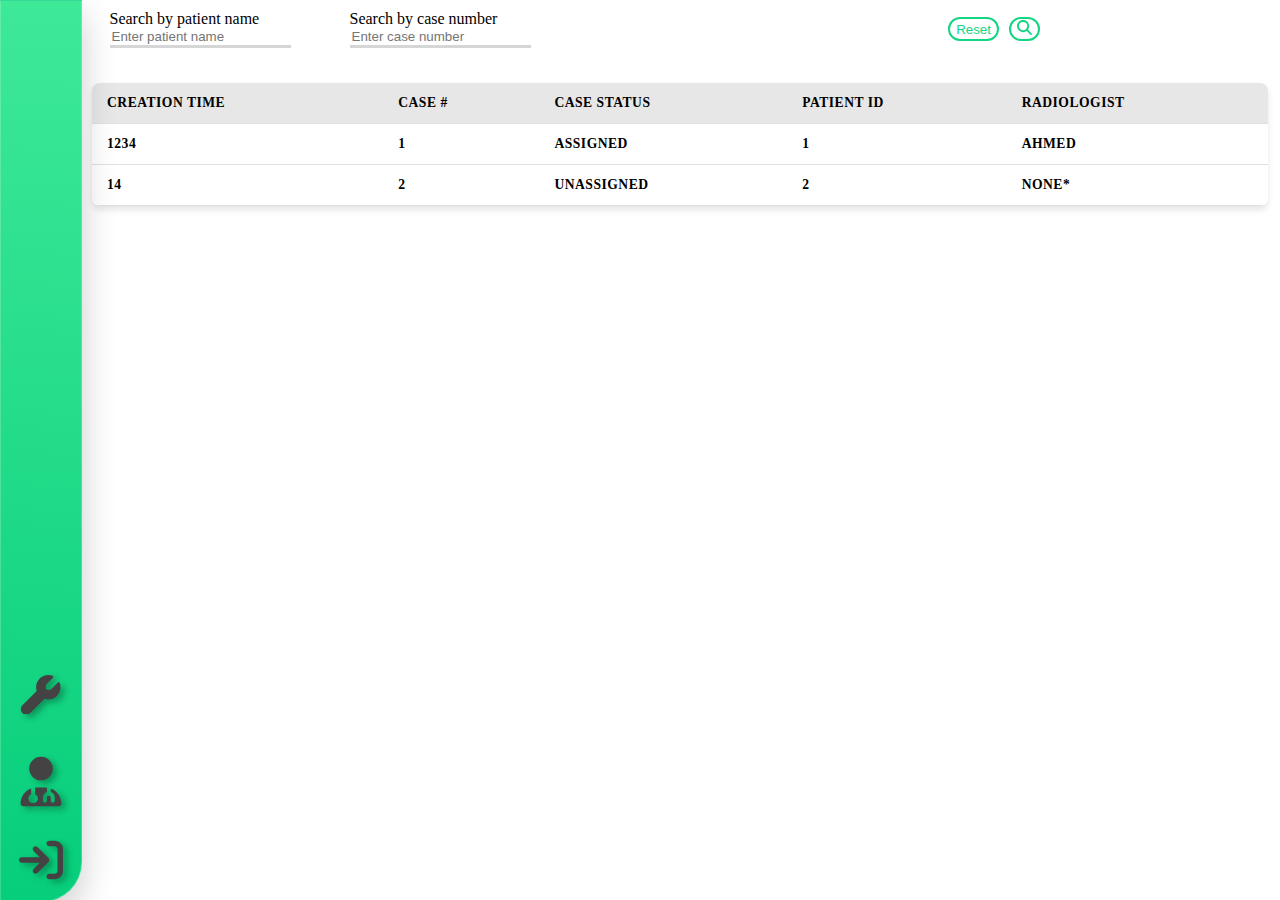
<file: html/index.html>
<!DOCTYPE html>
<html lang="en">
<head>
    <meta charset="UTF-8">
    <meta name="viewport" content="width=device-width, initial-scale=1.0">
    <link rel="stylesheet" href="/css/index.css">
    <title>Document</title>
</head>
<body>
   
    <header>
        <nav>
                <li>
                    <a href="#settings">
                        <svg xmlns="http://www.w3.org/2000/svg" viewBox="0 0 576 512"><!--! Font Awesome Free 7.1.0 by @fontawesome - https://fontawesome.com License - https://fontawesome.com/license/free (Icons: CC BY 4.0, Fonts: SIL OFL 1.1, Code: MIT License) Copyright 2025 Fonticons, Inc. --><path fill="currentColor" d="M509.4 98.6c7.6-7.6 20.3-5.7 24.1 4.3 6.8 17.7 10.5 37 10.5 57.1 0 88.4-71.6 160-160 160-17.5 0-34.4-2.8-50.2-8L146.9 498.9c-28.1 28.1-73.7 28.1-101.8 0s-28.1-73.7 0-101.8L232 210.2c-5.2-15.8-8-32.6-8-50.2 0-88.4 71.6-160 160-160 20.1 0 39.4 3.7 57.1 10.5 10 3.8 11.8 16.5 4.3 24.1l-88.7 88.7c-3 3-4.7 7.1-4.7 11.3l0 41.4c0 8.8 7.2 16 16 16l41.4 0c4.2 0 8.3-1.7 11.3-4.7l88.7-88.7z"/></svg>
                    </a>
                </li>
                <li>
                    <a href="#docProfile">
                        <svg xmlns="http://www.w3.org/2000/svg" viewBox="0 0 448 512"><path fill="currentcolor" d="M224 8a120 120 0 1 0 0 240 120 120 0 1 0 0-240zm60 312.8c-5.4-.5-11-.8-16.6-.8l-86.9 0c-5.6 0-11.1 .3-16.6 .8l0 67.5c16.5 7.6 28 24.3 28 43.6 0 26.5-21.5 48-48 48s-48-21.5-48-48c0-19.4 11.5-36.1 28-43.6l0-58.4C61 353 16 413.6 16 484.6 16 499.7 28.3 512 43.4 512l361.1 0c15.1 0 27.4-12.3 27.4-27.4 0-71-45-131.5-108-154.6l0 37.4c23.3 8.2 40 30.5 40 56.6l0 32c0 11-9 20-20 20s-20-9-20-20l0-32c0-11-9-20-20-20s-20 9-20 20l0 32c0 11-9 20-20 20s-20-9-20-20l0-32c0-26.1 16.7-48.3 40-56.6l0-46.6z"/></svg>
                    </a>
                </li>
                <li>
                    <a href="#expand">
                        <svg xmlns="http://www.w3.org/2000/svg" viewBox="0 0 512 512"><!--! Font Awesome Free 7.1.0 by @fontawesome - https://fontawesome.com License - https://fontawesome.com/license/free (Icons: CC BY 4.0, Fonts: SIL OFL 1.1, Code: MIT License) Copyright 2025 Fonticons, Inc. --><path fill="currentColor" d="M352 96l64 0c17.7 0 32 14.3 32 32l0 256c0 17.7-14.3 32-32 32l-64 0c-17.7 0-32 14.3-32 32s14.3 32 32 32l64 0c53 0 96-43 96-96l0-256c0-53-43-96-96-96l-64 0c-17.7 0-32 14.3-32 32s14.3 32 32 32zm-9.4 182.6c12.5-12.5 12.5-32.8 0-45.3l-128-128c-12.5-12.5-32.8-12.5-45.3 0s-12.5 32.8 0 45.3L242.7 224 32 224c-17.7 0-32 14.3-32 32s14.3 32 32 32l210.7 0-73.4 73.4c-12.5 12.5-12.5 32.8 0 45.3s32.8 12.5 45.3 0l128-128z"/></svg>
                    </a>
                </li>
        
        </nav>
    </header>
    

    <main>
        <div class="search-box">
            <div class="search-inputs">
                <div class="input-group">
                    <label for="patient_name">Search by patient name</label>
                    <input type="text" name="patient_name" placeholder="Enter patient name" id="patient_name">
                </div>
                <div class="input-group">
                    <label for="case_number">Search by case number</label>
                    <input type="text" name="case_number" placeholder="Enter case number" id="case_number">
                </div>
            </div>
            <div class="search-btn">
                <button id="btn-reset">Reset</button>
                <button id="btn-search"><svg xmlns="http://www.w3.org/2000/svg" viewBox="0 0 512 512"><path fill="currentColor" d="M416 208c0 45.9-14.9 88.3-40 122.7L502.6 457.4c12.5 12.5 12.5 32.8 0 45.3s-32.8 12.5-45.3 0L330.7 376C296.3 401.1 253.9 416 208 416 93.1 416 0 322.9 0 208S93.1 0 208 0 416 93.1 416 208zM208 352a144 144 0 1 0 0-288 144 144 0 1 0 0 288z"/></svg> </button>
            </div>
           
        </div>
        <section class="table-container">
            <table id="nestedTable">
                <thead>
                    <tr class="parent-row">
                        <th>Creation Time</th>
                        <th>Case #</th>
                        <th>Case Status</th>
                        <th>Patient ID</th>
                        <th>Radiologist</th>
                    </tr>
                </thead>
                <tbody id="tableBody">
                    <tr>
                        <th>1234</th>
                        <th>1</th>
                        <th>assigned</th>
                        <th>1</th>
                        <th>Ahmed</th>
                    </tr>
                    <tr>
                        <th>14</th>
                        <th>2</th>
                        <th>Unassigned</th>
                        <th>2</th>
                        <th>None*</th>
                    </tr>
                </tbody>
            </table>
        </section>
    </main>
</body>

</html>
</file>
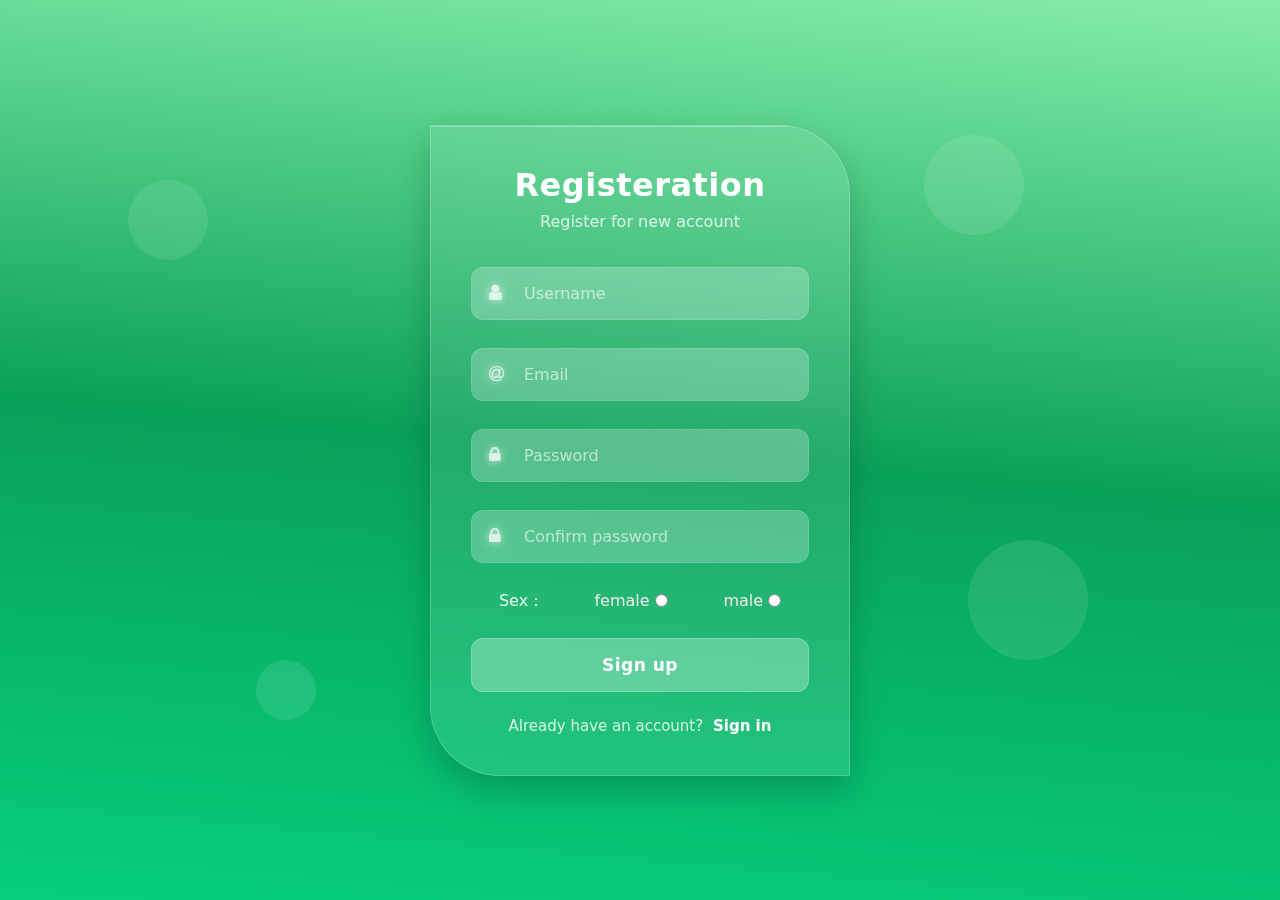
<file: html/register.html>
<!DOCTYPE html>
<html lang="en">
<head>
    <meta charset="UTF-8">
    <meta name="viewport" content="width=device-width, initial-scale=1.0">
    <link rel="stylesheet" href="https://cdnjs.cloudflare.com/ajax/libs/font-awesome/4.7.0/css/font-awesome.min.css">
    <title>Form</title>
</head>
<body>
      <!-- Background shapes -->
    <div class="bg-shapes">
        <div class="shape"></div>
        <div class="shape"></div>
        <div class="shape"></div>
        <div class="shape"></div>
    </div>

    <!-- Glassmorphism login form -->
    <div class="glass-container">
        <div class="login-header">
            <h1>Registeration</h1>
            <p>Register for new account </p>
        </div>

        <form id="registerForm">
            <div class="input-group">
                <i class="fa fa-user"></i>
                <input type="text" placeholder="Username" id="username" required>
            </div>

            <div class="input-group">
                <i class="fa fa-at"></i>
                <input type="text" placeholder="Email" id="email" required>
            </div>

            <div class="input-group">
                <i class="fa fa-lock"></i>
                <input type="password" placeholder="Password" id="password" required>
            </div>

            <div class="input-group">
                <i class="fa fa-lock"></i>
                <input type="password" placeholder="Confirm password" id="confirm-password" required>
            </div>

            
            <div class="radio " >
                <p id="sex">Sex :</p>
                <div>
                female
                <input type="radio"  id="female" name="user_sex" value="female" >
                </div>
                <div>
                male
                <input type="radio"  id="male" name="user_sex" value="male" >      
                </div>
            </div>
            

            

            <button type="submit" class="login-btn">Sign up</button>

        
            

            <p class="register-link">
                Already have an account?
                <a href="#">Sign in</a>
            </p>
        </form>
    </div>

    <!-- Browser compatibility notice -->
    <div class="browser-notice" id="browserNotice">
        For the best experience, please use a modern browser that supports backdrop-filter.
    </div>

    
</body>
<style>
            * {
            margin: 0;
            padding: 0;
            box-sizing: border-box;
            font-family: 'Segoe UI', system-ui, sans-serif;
        }

        body {
            min-height: 100vh;
            display: flex;
            justify-content: center;
            align-items: center;
            background: linear-gradient(5deg, #06ce7b, #0aa159, #85eea9);
            padding: 20px;
            position: relative;
            overflow-x: hidden;
        }

        /* Animated background elements */
        .bg-shapes {
            position: absolute;
            top: 0;
            left: 0;
            width: 100%;
            height: 100%;
            overflow: hidden;
            z-index: 1;
        }

        .shape {
            position: absolute;
            border-radius: 50%;
            background: rgba(255, 255, 255, 0.1);
            backdrop-filter: blur(5px);
            -webkit-backdrop-filter: blur(5px);
        }

        .shape:nth-child(1) {
            width: 80px;
            height: 80px;
            top: 20%;
            left: 10%;
            animation: float 15s infinite ease-in-out;
        }

        .shape:nth-child(2) {
            width: 120px;
            height: 120px;
            top: 60%;
            right: 15%;
            animation: float 18s infinite ease-in-out reverse;
        }

        .shape:nth-child(3) {
            width: 60px;
            height: 60px;
            bottom: 20%;
            left: 20%;
            animation: float 12s infinite ease-in-out;
        }

        .shape:nth-child(4) {
            width: 100px;
            height: 100px;
            top: 15%;
            right: 20%;
            animation: float 20s infinite ease-in-out reverse;
        }

        @keyframes float {
            0%, 100% {
                transform: translateY(0) rotate(0deg);
            }
            50% {
                transform: translateY(-30px) rotate(10deg);
            }
        }

        /* Glassmorphism container */
        .glass-container {
            position: relative;
            z-index: 2;
            width: 100%;
            max-width: 420px;
            padding: 40px;
            border-radius: 24px;
            background: rgba(255, 255, 255, 0.1);
            backdrop-filter: blur(12px);
            -webkit-backdrop-filter: blur(12px);
            border: 1px solid rgba(255, 255, 255, 0.2);
            box-shadow: 0 15px 35px rgba(0, 0, 0, 0.2);
            overflow: hidden;
            border-radius: 0px 70px 0px 70px;
        }

        /* Fallback for browsers that don't support backdrop-filter */
        @supports not (backdrop-filter: blur(12px)) {
            .glass-container {
                background: rgba(255, 255, 255, 0.85);
            }
        }

        /* Inner glow effect */
        .glass-container::before {
            content: '';
            position: absolute;
            top: 0;
            left: 0;
            right: 0;
            height: 1px;
            background: rgba(255, 255, 255, 0.3);
            z-index: 1;
        }

        /* Form styling */
        .login-header {
            text-align: center;
            margin-bottom: 36px;
        }

        .login-header h1 {
            color: white;
            font-size: 32px;
            font-weight: 600;
            margin-bottom: 8px;
            letter-spacing: 0.5px;
        }

        .login-header p {
            color: rgba(255, 255, 255, 0.8);
            font-size: 16px;
        }

        .input-group {
            position: relative;
            margin-bottom: 28px;
        }

        .input-group i {
            position: absolute;
            left: 18px;
            top: 50%;
            transform: translateY(-50%);
            color: rgba(255, 255, 255, 0.7);
            font-size: 18px;
            transition: color 0.3s;
        }

        .input-group input {
            width: 100%;
            padding: 16px 20px 16px 52px;
            border: none;
            border-radius: 12px;
            background: rgba(255, 255, 255, 0.15);
            backdrop-filter: blur(5px);
            -webkit-backdrop-filter: blur(5px);
            color: white;
            font-size: 16px;
            transition: all 0.3s;
            border: 1px solid rgba(255, 255, 255, 0.1);
        }

        /* Fallback for input background */
        @supports not (backdrop-filter: blur(5px)) {
            .input-group input {
                background: rgba(255, 255, 255, 0.25);
            }
        }

        .input-group input::placeholder {
            color: rgba(255, 255, 255, 0.6);
        }

        .input-group input:focus {
            outline: none;
            background: rgba(255, 255, 255, 0.2);
            border: 1px solid rgba(255, 255, 255, 0.4);
            box-shadow: 0 0 0 3px rgba(255, 255, 255, 0.1);
        }

        .input-group input:focus + i {
            color: white;
        }

        .remember-forgot {
            display: flex;
            justify-content: space-between;
            align-items: center;
            margin-bottom: 30px;
            font-size: 14px;
        }
        .radio{
            display: flex;
            align-items: center;
            justify-content:space-around;
            gap: 0px;
            color: #f0e9e9;
            
            margin-bottom: 28px;

        }

        .radio > div{
                gap: 5px;
                display: flex;
                align-items: center;
        }
       

        
        p{color:  rgba(255, 255, 255, 0.9);}

        .remember {
            display: flex;
            align-items: center;
            color: rgba(255, 255, 255, 0.8);
        }

        .remember input {
            margin-right: 8px;
            accent-color: rgba(255, 255, 255, 0.7);
        }

        .forgot-link {
            color: rgba(255, 255, 255, 0.9);
            text-decoration: none;
            transition: color 0.3s;
        }

        .forgot-link:hover {
            color: white;
            text-decoration: underline;
        }

        .login-btn {
            width: 100%;
            padding: 16px;
            border: none;
            border-radius: 12px;
            background: rgba(255, 255, 255, 0.2);
            backdrop-filter: blur(5px);
            -webkit-backdrop-filter: blur(5px);
            color: white;
            font-size: 17px;
            font-weight: 600;
            letter-spacing: 0.5px;
            cursor: pointer;
            transition: all 0.3s;
            border: 1px solid rgba(255, 255, 255, 0.2);
            margin-bottom: 25px;
        }

        .login-btn:hover {
            background: rgba(255, 255, 255, 0.25);
            transform: translateY(-2px);
            box-shadow: 0 7px 15px rgba(0, 0, 0, 0.2);
        }

        .login-btn:active {
            transform: translateY(0);
        }

        .register-link {
            text-align: center;
            color: rgba(255, 255, 255, 0.8);
            font-size: 15px;
        }

        .register-link a {
            color: white;
            text-decoration: none;
            font-weight: 600;
            margin-left: 5px;
            transition: all 0.3s;
        }

        .register-link a:hover {
            text-decoration: underline;
        }

        .divider {
            display: flex;
            align-items: center;
            margin: 25px 0;
            color: rgba(255, 255, 255, 0.6);
        }

        .divider::before,
        .divider::after {
            content: "";
            flex: 1;
            border-bottom: 1px solid rgba(255, 255, 255, 0.2);
        }

        .divider span {
            padding: 0 15px;
            font-size: 14px;
        }

        .social-login {
            display: flex;
            justify-content: center;
            gap: 20px;
            margin-top: 20px;
        }

        .social-btn {
            width: 50px;
            height: 50px;
            border-radius: 50%;
            display: flex;
            align-items: center;
            justify-content: center;
            background: rgba(255, 255, 255, 0.15);
            backdrop-filter: blur(5px);
            -webkit-backdrop-filter: blur(5px);
            color: white;
            font-size: 20px;
            border: 1px solid rgba(255, 255, 255, 0.2);
            cursor: pointer;
            transition: all 0.3s;
        }

        .social-btn:hover {
            background: rgba(255, 255, 255, 0.25);
            transform: translateY(-3px);
        }


        /* Browser compatibility notice */
        .browser-notice {
            position: fixed;
            bottom: 20px;
            left: 50%;
            transform: translateX(-50%);
            background: rgba(0, 0, 0, 0.7);
            color: white;
            padding: 12px 20px;
            border-radius: 10px;
            font-size: 14px;
            text-align: center;
            z-index: 100;
            display: none;
            backdrop-filter: blur(5px);
            -webkit-backdrop-filter: blur(5px);
            max-width: 90%;
        }

        /* Responsive design */
        @media (max-width: 480px) {
            .glass-container {
                padding: 30px 25px;
                border-radius: 20px;
            }
            
            .login-header h1 {
                font-size: 28px;
            }
            
            .remember-forgot {
                flex-direction: column;
                align-items: flex-start;
                gap: 10px;
            }
        }

        @media (max-width: 360px) {
            .glass-container {
                padding: 25px 20px;
            }
            
            .social-login {
                gap: 15px;
            }
            
            .social-btn {
                width: 45px;
                height: 45px;
            }
        }
</style>
<script>
      // Check for backdrop-filter support
        function checkBackdropFilterSupport() {
            const hasBackdropFilter = CSS.supports('backdrop-filter', 'blur(1px)') || 
                                     CSS.supports('-webkit-backdrop-filter', 'blur(1px)');
            
            if (!hasBackdropFilter) {
                const notice = document.getElementById('browserNotice');
                notice.style.display = 'block';
                
                // Hide notice after 5 seconds
                setTimeout(() => {
                    notice.style.display = 'none';
                }, 5000);
            }
        }

        // Form submission
        document.getElementById('registerForm').addEventListener('submit', function(e) {
            e.preventDefault();
            
            const username = document.getElementById('username').value;
            const password = document.getElementById('password').value;
            const remember = document.getElementById('remember').checked;
            
            // Simple validation
            if (!username || !password) {
                alert('Please fill in all fields');
                return;
            }
            
            // In a real application, you would send this data to a server
            console.log('Login attempt:', { username, password, remember });
            
            // Show success message
            alert(`Welcome back, ${username}! Login successful.`);
            
            // Reset form
            document.getElementById('loginForm').reset();
        });

        // Social login buttons
        document.querySelectorAll('.social-btn').forEach(btn => {
            btn.addEventListener('click', function() {
                const platform = this.querySelector('i').className.split(' ')[1].split('-')[1];
                alert(`Sign in with ${platform.charAt(0).toUpperCase() + platform.slice(1)} would be triggered in a real application.`);
            });
        });

        // Forgot password link
        document.querySelector('.forgot-link').addEventListener('click', function(e) {
            e.preventDefault();
            alert('A password reset link would be sent to your email in a real application.');
        });

        // Register link
        document.querySelector('.register-link a').addEventListener('click', function(e) {
            e.preventDefault();
            alert('Registration form would open in a real application.');
        });

        // Check for backdrop-filter support on load
        document.addEventListener('DOMContentLoaded', checkBackdropFilterSupport);
</script>
</html>
</file>
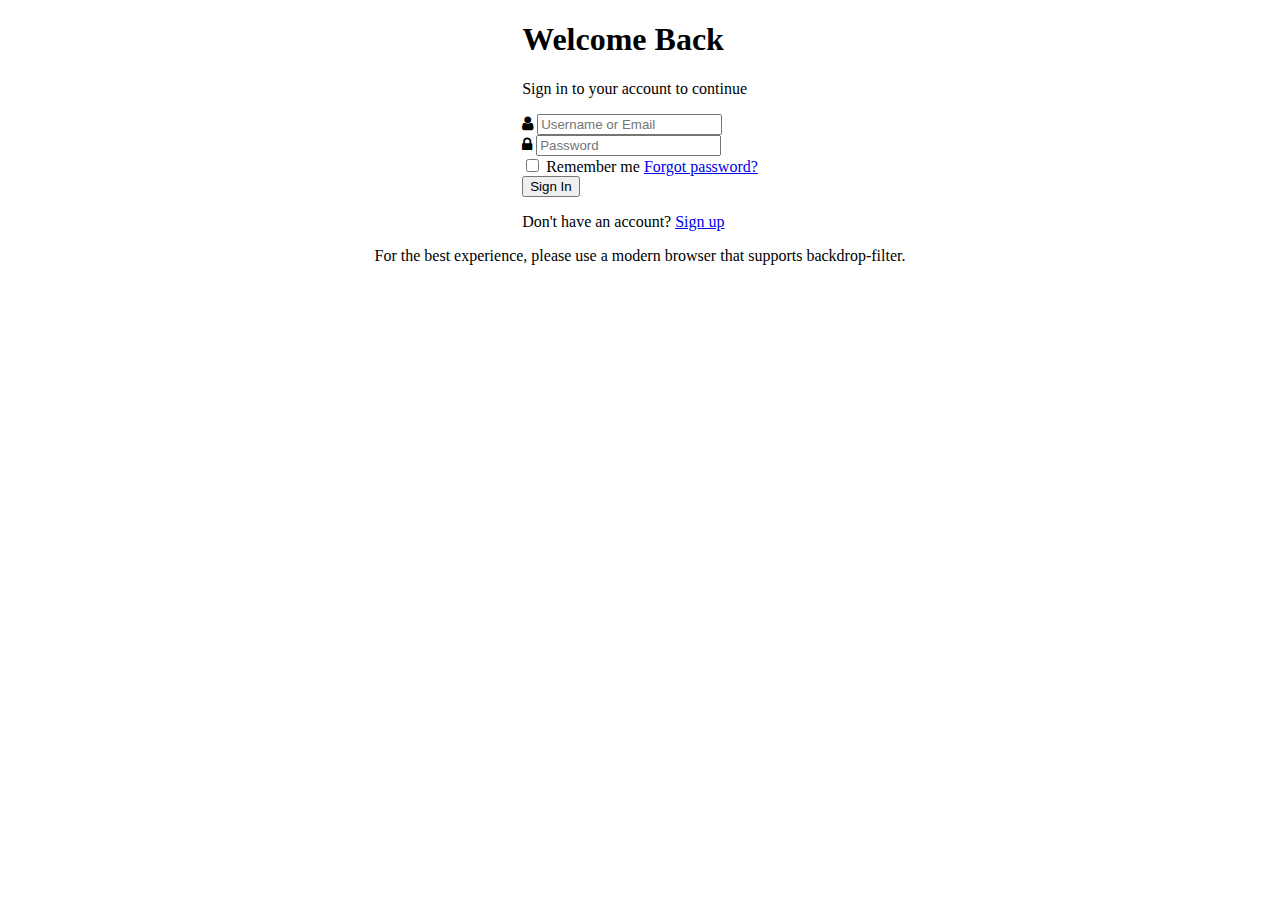
<file: html/welcome.html>
<!DOCTYPE html>
<html lang="en">
<head>
    <meta charset="UTF-8">
    <meta name="viewport" content="width=device-width, initial-scale=1.0">
    <link rel="stylesheet" href="/css/welcomePage.css">
    <link rel="stylesheet" href="https://cdnjs.cloudflare.com/ajax/libs/font-awesome/4.7.0/css/font-awesome.min.css">
    <title>SignUp</title>
</head>
<body>
      <!-- Background shapes -->
    <div class="bg-shapes">
        <div class="shape"></div>
        <div class="shape"></div>
        <div class="shape"></div>
        <div class="shape"></div>
    </div>

    <!-- Glassmorphism login form -->
    <div class="glass-container">
        <div class="login-header">
            <h1>Welcome Back</h1>
            <p>Sign in to your account to continue</p>
        </div>

        <form id="loginForm">
            <div class="input-group">
                <i class="fa fa-user"></i>
                <input type="text" placeholder="Username or Email" id="username" required>
            </div>

            <div class="input-group">
                <i class="fa fa-lock"></i>
                <input type="password" placeholder="Password" id="password" required>
            </div>

            <div class="remember-forgot">
                <label class="remember">
                    <input type="checkbox" id="remember">
                    <span>Remember me</span>
                </label>
                <a href="#" class="forgot-link">Forgot password?</a>
            </div>

            <button type="submit" class="login-btn">Sign In</button>

        
            

            <p class="register-link">
                Don't have an account?
                <a href="/html/test.html">Sign up</a>
            </p>
        </form>
    </div>

    <!-- Browser compatibility notice -->
    <div class="browser-notice" id="browserNotice">
        For the best experience, please use a modern browser that supports backdrop-filter.
    </div>
</body>
<script src="/js/form.js"></script>
</html>
</file>
<file: css/index.css>
:root {
            --border-color: #e0e0e0;
            --header-bg: #f8f9fa;
            --hover-bg: #f1f3f5;
            --text-main: #333;
        }
body {margin:0px;}

/* header */
header {
    position: fixed; /* Stays fixed while scrolling */
    height: 100vh;
    width: 80px;
    background: linear-gradient(5deg, #06ce7b, #3ee998);
    align-self: auto;
    display: grid;
    align-content: end;
    justify-content: center;
    border-radius: 0px 0px 40px 0px;
    border: 1px solid rgba(255, 255, 255, 0.2);
    box-shadow: 0 15px 35px rgba(0, 0, 0, 0.2);
}

nav {
  width: 62px;
  height: 245px;
  display: flex;
  flex-direction: column;
  align-items: center;
  justify-content: space-around;
  
}

li{
    list-style: none; 
    height: 44px;
    width: 44px;
}

li a{
 width: 44px;
 height: 48px;
 background-color: inherit;
 border: none;
}

a  svg{
    color: #444242;
    
    filter: drop-shadow(4px 3px 3px rgba(0, 0, 0, 0.3));
    border: none;
}
a :hover{
    color: #a8a8a8;

}





.search-box {
    display: flex;
    flex-direction: row;
    margin-top: 10px;
    align-items: center;
}

main {
    display: grid;
    margin-left: 80px;
}

.input-group {
    display: flex;
    flex-direction: column;
}
button#btn-search {border-radius: 15px;color: #14d582;background-color: white;border-color: #14d582;border: solid;border-width: 2px;}

button > svg {
    height: 15px;
    width: 15px;
}

  .table-container {
        width: 98%;
        overflow-x: auto;
        box-shadow: 0 4px 6px rgba(0,0,0,0.1);
        border-radius: 8px;
        margin-top: 35px;
        justify-self: center;
        }

  table {
            width: 100%;
            border-collapse: collapse;
            background: white;
        }

        th, td {
            padding: 12px 15px;
            text-align: left;
            border-bottom: 1px solid var(--border-color);
        }

        th {
            font-weight: 600;
            text-transform: uppercase;
            font-size: 0.85rem;
            letter-spacing: 0.5px;
        }

thead {background-color: #7272722b;border-radius: 150px;}

tr.parent-row {
}

input {
    border-bottom: solid;
    border-top: none;
    border-right: none;
    border-left: none;
    border-color: #918e8e5c;
    border-width: 3px;
}

.search-inputs {
    display: flex;
    width: 40%;
    justify-content: space-around;
}

.search-btn {
    display: flex;
    width: 40%;
    justify-content: flex-end;
    gap: 10px;
}

button#btn-reset {
    border-radius: 15px;
    background-color: white;
    border-color: #14d582;
    color: #14d582;
    border-style: double;
}
</file>
<file: css/welcomePage.css>
body {margin:0px;justify-items: center;}


main {
  width: 96%;
  height: 100vh;
  background: linear-gradient(5deg, #06ce7b, #0aa159, #85eea9);
  display: flex;
  flex-direction: column;
  align-items: center;
  justify-content: center;
}



#docIcon {
  width: 219px;
  height: 242px;
  color: #444242;
    
filter: drop-shadow(4px 3px 3px rgba(0, 0, 0, 0.3));
border: none;
}

#sign-btn {
  width: 253px;
  height: 195px;
  display: flex;
  flex-direction: column;
  gap: 58px;
  align-items: center;
  justify-content: center;
}

#sign-btn > button {
  width: 134px;
  height: 33px;
  background-color: white;
  color: black;
  border: solid green;
  border-radius: 5px;
  font-size: large;
}

#sign-btn > button:hover {
    background-color: #0aa159;
    transition: 0.3s;
    color: white;
    font-stretch: expanded;
    border: solid green;
}

section {
    display: flex;
    align-items: center;
}
</file>
